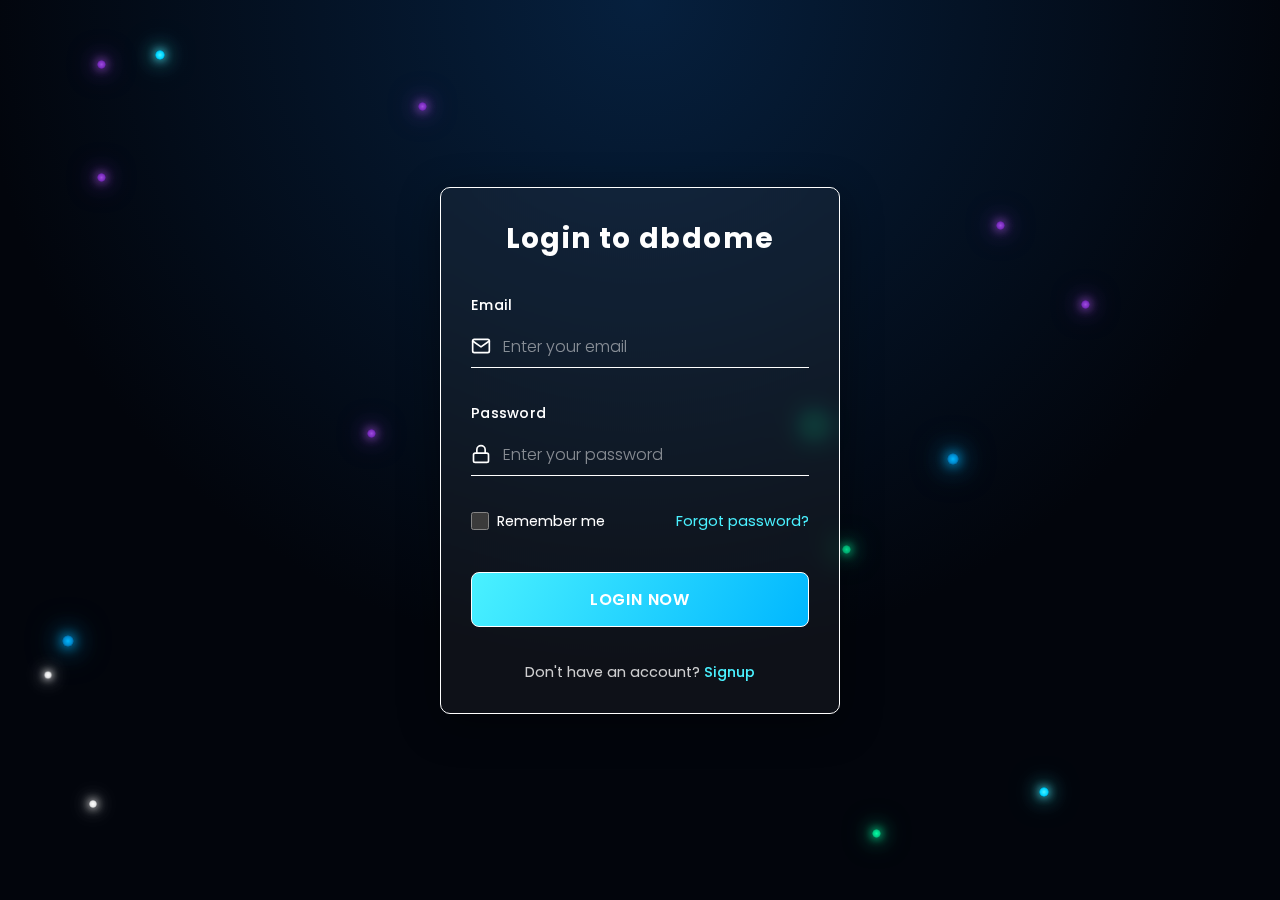
<file: assets/decisionTree-sparkles/index.html>
<!DOCTYPE html>
<html lang="en">
  <head>
    <meta charset="UTF-8" />
    <meta name="viewport" content="width=device-width, initial-scale=1.0" />
    <title>Decision Tree Dashboard</title>
    <link rel="preconnect" href="https://fonts.googleapis.com" />
    <link rel="preconnect" href="https://fonts.gstatic.com" crossorigin />
    <link
      href="https://fonts.googleapis.com/css2?family=Poppins:wght@300;400;500;600;700&display=swap"
      rel="stylesheet"
    />
    <link rel="stylesheet" href="style.css" />
  </head>
  <body>
    <div class="sparkles-container" id="sparklesContainer"></div>
    <main class="dashboard">
      <div class="dashboard-content">
        <form class="login-form" id="loginForm" autocomplete="off">
          <h1 class="login-title">Login to dbdome</h1>
          
          <div class="form-field">
            <label for="email" class="field-label">Email</label>
            <div class="input-wrapper">
              <svg class="input-icon" xmlns="http://www.w3.org/2000/svg" width="20" height="20" viewBox="0 0 24 24" fill="none" stroke="currentColor" stroke-width="2" stroke-linecap="round" stroke-linejoin="round">
                <path d="M4 4h16c1.1 0 2 .9 2 2v12c0 1.1-.9 2-2 2H4c-1.1 0-2-.9-2-2V6c0-1.1.9-2 2-2z"></path>
                <polyline points="22,6 12,13 2,6"></polyline>
              </svg>
              <input
                type="email"
                id="email"
                name="email"
                class="form-input"
                placeholder="Enter your email"
                required
              />
            </div>
          </div>

          <div class="form-field">
            <label for="password" class="field-label">Password</label>
            <div class="input-wrapper">
              <svg class="input-icon" xmlns="http://www.w3.org/2000/svg" width="20" height="20" viewBox="0 0 24 24" fill="none" stroke="currentColor" stroke-width="2" stroke-linecap="round" stroke-linejoin="round">
                <rect x="3" y="11" width="18" height="11" rx="2" ry="2"></rect>
                <path d="M7 11V7a5 5 0 0 1 10 0v4"></path>
              </svg>
              <input
                type="password"
                id="password"
                name="password"
                class="form-input"
                placeholder="Enter your password"
                required
              />
            </div>
          </div>

          <div class="form-options">
            <label class="checkbox-wrapper">
              <input type="checkbox" id="remember" name="remember" class="checkbox-input" />
              <span class="checkbox-label">Remember me</span>
            </label>
            <a href="#" class="forgot-link">Forgot password?</a>
          </div>

          <button type="submit" class="login-btn">Login Now</button>

          <div class="signup-link">
            <span>Don't have an account? </span>
            <a href="#" class="signup-link-text">Signup</a>
          </div>
        </form>
      </div>
    </main>
    <script src="script.js"></script>
  </body>
</html>
</file>
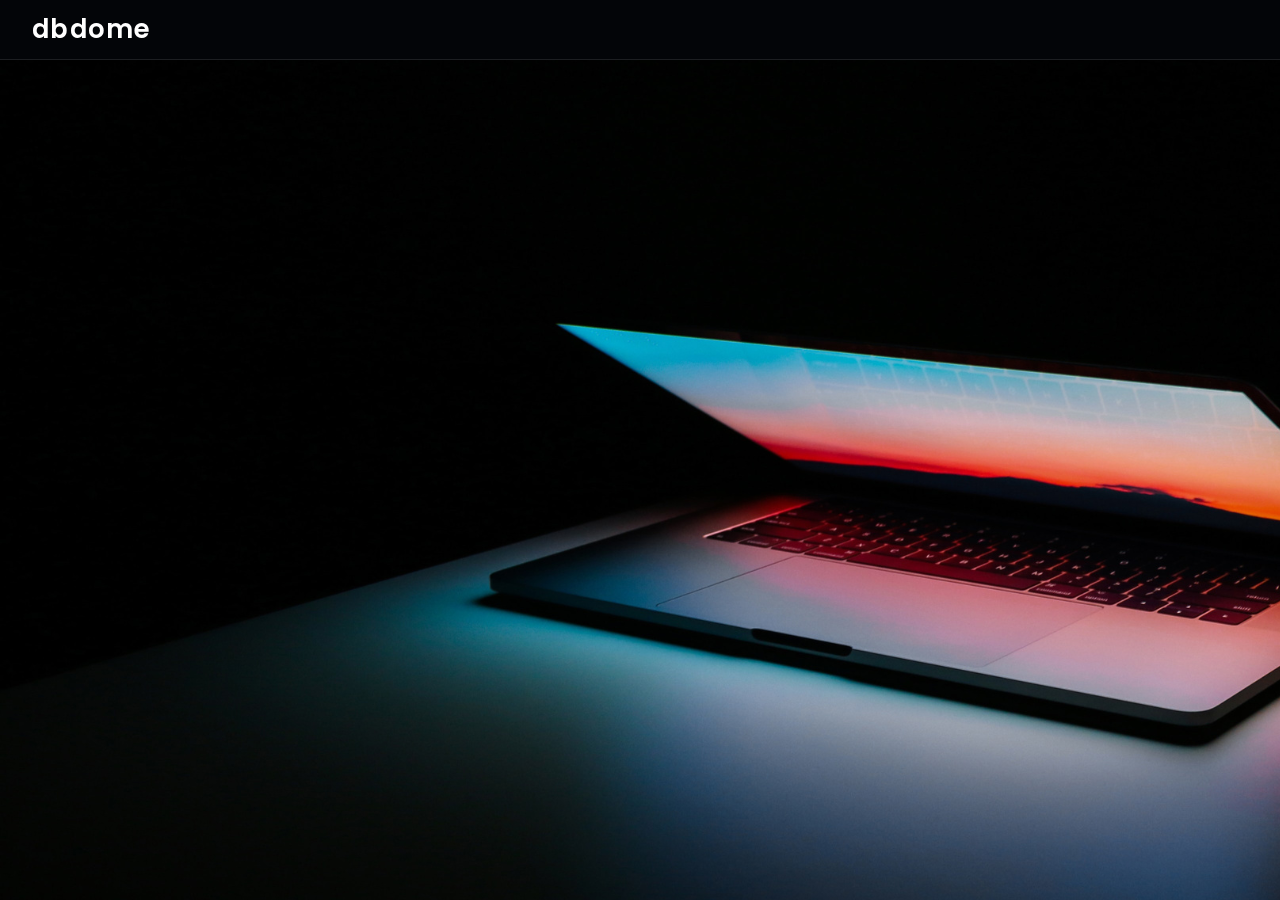
<file: assets/ProcessesForm/index.html>
<!DOCTYPE html>
<html lang="en">
  <head>
    <meta charset="UTF-8" />
    <meta name="viewport" content="width=device-width, initial-scale=1.0" />
    <title>Processes</title>
    <link rel="preconnect" href="https://fonts.googleapis.com" />
    <link rel="preconnect" href="https://fonts.gstatic.com" crossorigin />
    <link
      href="https://fonts.googleapis.com/css2?family=Poppins:wght@400;600;700&display=swap"
      rel="stylesheet"
    />
    <link rel="stylesheet" href="style.css" />
  </head>
  <body>
    <header class="app-header">
      <div class="brand">dbdome</div>
    </header>
    <main class="form-shell">
      <div class="process-sparkles" id="processSparkles"></div>
      <form class="processes-form" id="processesForm">
        <h1 class="form-title">Processes</h1>

        <div class="field-group">
          <label for="process-name" class="field-label">Processes Name</label>
          <select id="process-name" name="process-name" required>
            <option value="" disabled selected>Select Processes Name</option>
            <option value="export_nested_report_operation">export_nested_report_operation</option>
            <option value="metrics_advisories">metrics_advisories</option>
            <option value="metrics_category_definitions">metrics_category_definitions</option>
            <option value="process_json_to_home_db">process_json_to_home_db</option>
            <option value="save_mail">save_mail</option>
            <option value="save_servers">save_servers</option>
            <option value="widget_dashboard_json_export">widget_dashboard_json_export</option>
          </select>
        </div>

        <div class="field-group">
          <label class="field-label">Active</label>
          <div class="checkbox-field">
            <span class="checkbox-placeholder">Select Active</span>
            <label class="checkbox-option">
              <input type="checkbox" name="active" value="true" />
              <span>True</span>
            </label>
            <label class="checkbox-option">
              <input type="checkbox" name="active" value="false" />
              <span>False</span>
            </label>
          </div>
        </div>

        <div class="field-group">
          <label for="interval" class="field-label">Interval</label>
          <select id="interval" name="interval" required>
            <option value="" disabled selected>Select Interval</option>
            <option value="10">10</option>
            <option value="60">60</option>
          </select>
        </div>

        <button type="submit" class="primary-btn" id="deployBtn">
          Deploy the Processes
        </button>
      </form>
      <div class="process-success" id="processSuccess">
        <p class="process-success-text">
          The process has been successfully sent
        </p>
      </div>
    </main>
    <script>
      const processesForm = document.getElementById("processesForm");
      const deployBtn = document.getElementById("deployBtn");
      const sparklesContainer = document.getElementById("processSparkles");
      const successPopup = document.getElementById("processSuccess");

      // Ensure only one Active checkbox is selected at a time
      const activeCheckboxes = document.querySelectorAll(
        '.checkbox-field input[type="checkbox"]'
      );
      activeCheckboxes.forEach((checkbox) => {
        checkbox.addEventListener("change", () => {
          if (checkbox.checked) {
            activeCheckboxes.forEach((other) => {
              if (other !== checkbox) {
                other.checked = false;
              }
            });
          }
        });
      });

      function createSparkle(x, y, color, delay) {
        const sparkle = document.createElement("div");
        sparkle.className = `process-sparkle ${color}`;

        sparkle.style.left = `${x}%`;
        sparkle.style.top = `${y}%`;
        sparkle.style.animationDelay = `${delay}s`;

        sparklesContainer.appendChild(sparkle);

        setTimeout(() => {
          if (sparkle.parentNode) {
            sparkle.parentNode.removeChild(sparkle);
          }
        }, 2500);
      }

      function emitSparkles() {
        const rect = processesForm.getBoundingClientRect();
        const centerX = ((rect.left + rect.width / 2) / window.innerWidth) * 100;
        const centerY =
          ((rect.top + rect.height / 2) / window.innerHeight) * 100;

        const count = 35;
        for (let i = 0; i < count; i++) {
          const offsetX = (Math.random() - 0.5) * 20;
          const offsetY = (Math.random() - 0.5) * 10;
          const x = centerX + offsetX;
          const y = centerY + offsetY;
          const color = Math.random() > 0.5 ? "cyan" : "white";
          const delay = Math.random() * 0.3;
          createSparkle(x, y, color, delay);
        }
      }

      if (deployBtn && processesForm) {
        deployBtn.addEventListener("click", (e) => {
          e.preventDefault();

          if (!processesForm.checkValidity()) {
            processesForm.reportValidity();
            return;
          }

          // Start exit animation
          processesForm.classList.add("exiting");

          // Emit sparkles
          emitSparkles();

          // Show success popup slightly after animation begins
          setTimeout(() => {
            successPopup.classList.add("show");

            // After visible for a while, fade it out
            setTimeout(() => {
              successPopup.classList.add("exit");
            }, 2500);
          }, 400);
        });
      }
    </script>
  </body>
</html>
</file>
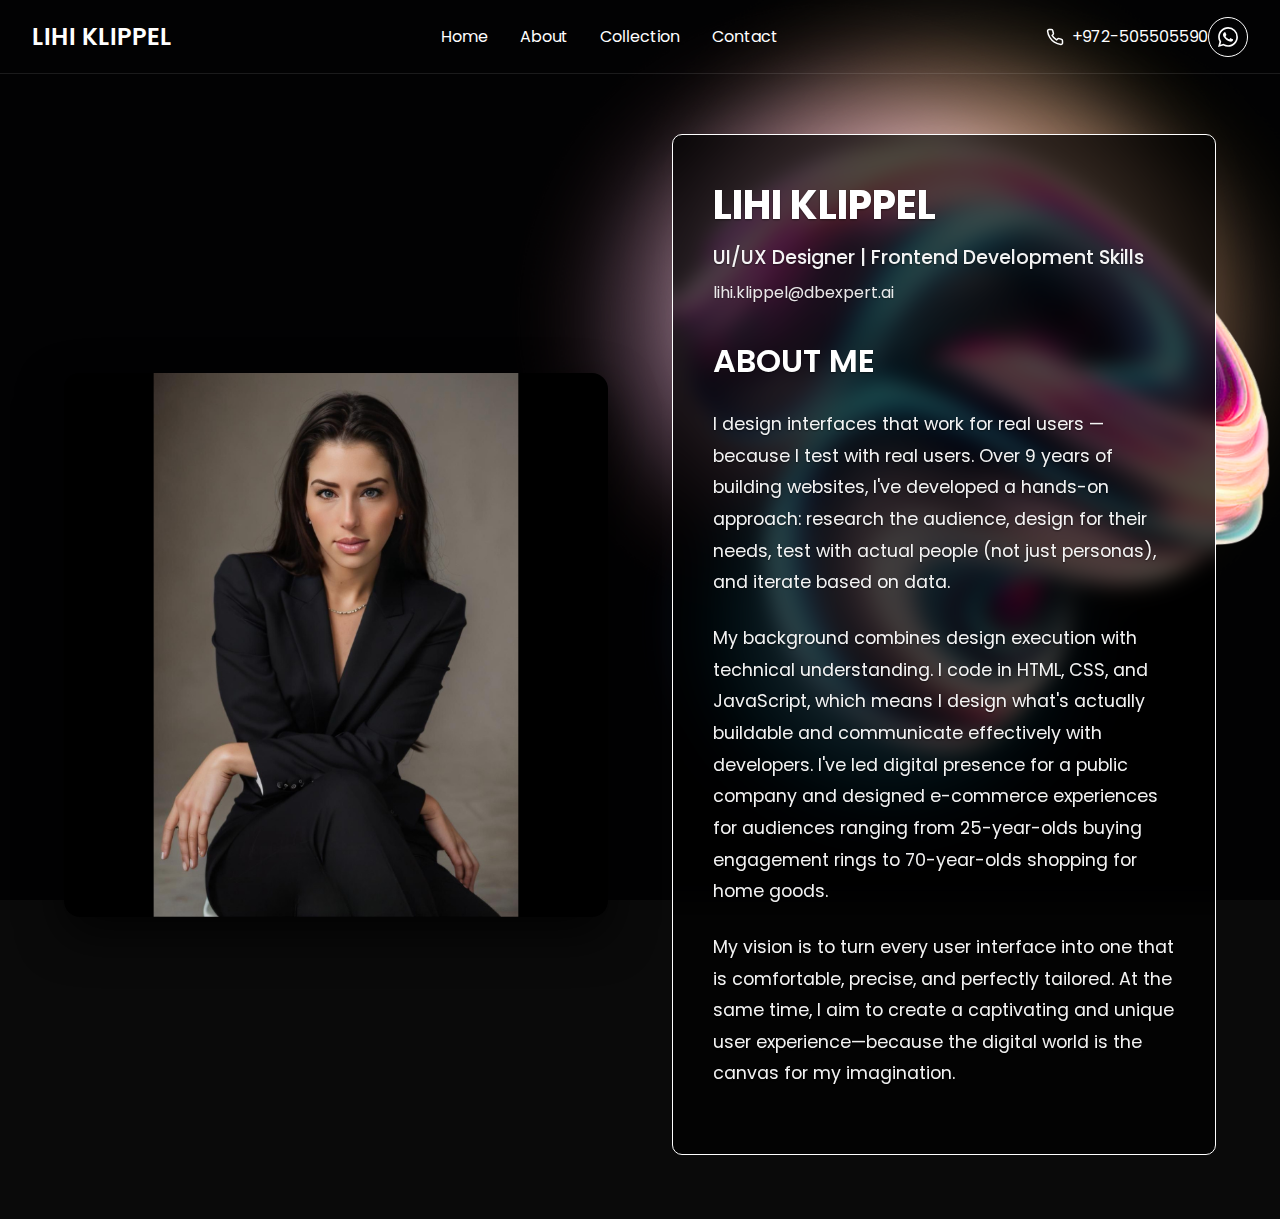
<file: about.html>
<!DOCTYPE html>
<html lang="en">
<head>
    <meta charset="UTF-8">
    <meta name="viewport" content="width=device-width, initial-scale=1.0">
    <title>LIHI KLIPPEL - About</title>
    <link rel="stylesheet" href="style.css">
    <link rel="preconnect" href="https://fonts.googleapis.com">
    <link rel="preconnect" href="https://fonts.gstatic.com" crossorigin>
    <link href="https://fonts.googleapis.com/css2?family=Poppins:wght@400;500;600;700&display=swap" rel="stylesheet">
</head>
<body class="about-page">
    <header class="site-header">
        <div class="logo">
            <span class="logo-text">LIHI KLIPPEL</span>
        </div>
        <nav class="nav">
            <a href="index.html" class="nav-item">Home</a>
            <a href="about.html" class="nav-item">About</a>
            <a href="index.html#collectionSection" class="nav-item">Collection</a>
            <a href="index.html#contactPageSection" class="nav-item">Contact</a>
        </nav>
        <div class="header-phone">
            <svg class="phone-icon" width="18" height="18" viewBox="0 0 24 24" fill="none" xmlns="http://www.w3.org/2000/svg">
                <path d="M22 16.92v3a2 2 0 0 1-2.18 2 19.79 19.79 0 0 1-8.63-3.07 19.5 19.5 0 0 1-6-6 19.79 19.79 0 0 1-3.07-8.67A2 2 0 0 1 4.11 2h3a2 2 0 0 1 2 1.72 12.84 12.84 0 0 0 .7 2.81 2 2 0 0 1-.45 2.11L8.09 9.91a16 16 0 0 0 6 6l1.27-1.27a2 2 0 0 1 2.11-.45 12.84 12.84 0 0 0 2.81.7A2 2 0 0 1 22 16.92z" stroke="currentColor" stroke-width="2" stroke-linecap="round" stroke-linejoin="round" fill="none"/>
            </svg>
            <a href="tel:+972505505590" class="phone-number">+972-505505590</a>
        </div>
        <a href="https://wa.link/546okb" target="_blank" rel="noopener noreferrer" class="whatsapp-icon" aria-label="WhatsApp">
            <svg width="24" height="24" viewBox="0 0 24 24" fill="none" xmlns="http://www.w3.org/2000/svg">
                <path d="M17.472 14.382c-.297-.149-1.758-.867-2.03-.967-.273-.099-.471-.148-.67.15-.197.297-.767.966-.94 1.164-.173.199-.347.223-.644.075-.297-.15-1.255-.463-2.39-1.475-.883-.788-1.48-1.761-1.653-2.059-.173-.297-.018-.458.13-.606.134-.133.298-.347.446-.52.149-.174.198-.298.298-.497.099-.198.05-.371-.025-.52-.075-.149-.669-1.612-.916-2.207-.242-.579-.487-.5-.669-.51-.173-.008-.371-.01-.57-.01-.198 0-.52.074-.792.372-.272.297-1.04 1.016-1.04 2.479 0 1.462 1.065 2.875 1.213 3.074.149.198 2.096 3.2 5.077 4.487.709.306 1.262.489 1.694.625.712.227 1.36.195 1.871.118.571-.085 1.758-.719 2.006-1.413.248-.694.248-1.289.173-1.413-.074-.124-.272-.198-.57-.347m-5.421 7.403h-.004a9.87 9.87 0 01-5.031-1.378l-.361-.214-3.741.982.998-3.648-.235-.374a9.86 9.86 0 01-1.51-5.26c.001-5.45 4.436-9.884 9.888-9.884 2.64 0 5.122 1.03 6.988 2.898a9.825 9.825 0 012.893 6.994c-.003 5.45-4.437 9.884-9.885 9.884m8.413-18.297A11.815 11.815 0 0012.05 0C5.495 0 .16 5.335.157 11.892c0 2.096.547 4.142 1.588 5.945L.057 24l6.305-1.654a11.882 11.882 0 005.683 1.448h.005c6.554 0 11.89-5.335 11.893-11.893a11.821 11.821 0 00-3.48-8.413Z" fill="currentColor"/>
            </svg>
        </a>
    </header>
    
    <main class="about-page-container">
        <div class="about-left">
            <img src="images/lihi.png" alt="Lihi Klippel" class="about-image">
        </div>
        <div class="about-right">
            <div class="about-content">
                <h1 class="about-name">LIHI KLIPPEL</h1>
                <p class="about-title">UI/UX Designer | Frontend Development Skills</p>
                <p class="about-email">lihi.klippel@dbexpert.ai</p>
                
                <h1 class="about-heading">ABOUT ME</h1>
                
                <p class="about-text">
                    I design interfaces that work for real users — because I test with real users. Over 9 years of building websites, I've developed a hands-on approach: research the audience, design for their needs, test with actual people (not just personas), and iterate based on data.
                </p>
                
                <p class="about-text">
                    My background combines design execution with technical understanding. I code in HTML, CSS, and JavaScript, which means I design what's actually buildable and communicate effectively with developers. I've led digital presence for a public company and designed e-commerce experiences for audiences ranging from 25-year-olds buying engagement rings to 70-year-olds shopping for home goods.
                </p>
                
                <p class="about-text">
                    My vision is to turn every user interface into one that is comfortable, precise, and perfectly tailored. At the same time, I aim to create a captivating and unique user experience—because the digital world is the canvas for my imagination.
                </p>
            </div>
        </div>
    </main>
</body>
</html>
</file>
<file: assets/decisionTree-sparkles/style.css>
:root {
  color-scheme: dark;
  font-family: "Poppins", sans-serif;
  --white: #ffffff;
  --blue: #00b7ff;
  --cyan: #4af1ff;
  --dark-bg: #02050c;
  --card-bg: rgba(255, 255, 255, 0.05);
  --login-bg: rgba(255, 255, 255, 0.05);
}

*,
*::before,
*::after {
  box-sizing: border-box;
  margin: 0;
  padding: 0;
}

body {
  margin: 0;
  min-height: 100vh;
  width: 100%;
  overflow-x: hidden;
  background: radial-gradient(circle at top, #06203e, var(--dark-bg) 60%);
  color: var(--white);
  font-family: "Poppins", sans-serif;
  position: relative;
}

.sparkles-container {
  position: fixed;
  top: 0;
  left: 0;
  width: 100vw;
  height: 100vh;
  pointer-events: none;
  z-index: 1;
  overflow: hidden;
}

.sparkle {
  position: absolute;
  border-radius: 50%;
  pointer-events: none;
  will-change: transform, opacity;
  transform-origin: center center;
  animation: sparkleFloat 8s ease-in-out infinite, sparkleGlow 2s ease-in-out infinite;
  --random-x: 0px;
  --random-y: 0px;
  --random-delay: 0s;
  animation-delay: var(--random-delay);
}

.sparkle.blue {
  background: radial-gradient(circle, #00b7ff 0%, #0088cc 50%, transparent 100%);
  box-shadow: 0 0 12px #00b7ff, 0 0 24px #00b7ff, 0 0 36px rgba(0, 183, 255, 0.6);
  width: 12px;
  height: 12px;
}

.sparkle.cyan {
  background: radial-gradient(circle, #4af1ff 0%, #00d4ff 50%, transparent 100%);
  box-shadow: 0 0 10px #4af1ff, 0 0 20px #4af1ff, 0 0 30px rgba(74, 241, 255, 0.6);
  width: 10px;
  height: 10px;
}

.sparkle.white {
  background: radial-gradient(circle, #ffffff 0%, rgba(255, 255, 255, 0.9) 50%, transparent 100%);
  box-shadow: 0 0 8px #ffffff, 0 0 16px rgba(255, 255, 255, 0.8), 0 0 24px rgba(255, 255, 255, 0.5);
  width: 8px;
  height: 8px;
}

.sparkle.purple {
  background: radial-gradient(circle, #9d4edd 0%, #7b2cbf 50%, transparent 100%);
  box-shadow: 0 0 10px #9d4edd, 0 0 20px #9d4edd, 0 0 30px rgba(157, 78, 221, 0.6);
  width: 9px;
  height: 9px;
}

.sparkle.green {
  background: radial-gradient(circle, #06ffa5 0%, #00cc84 50%, transparent 100%);
  box-shadow: 0 0 10px #06ffa5, 0 0 20px #06ffa5, 0 0 30px rgba(6, 255, 165, 0.6);
  width: 9px;
  height: 9px;
}

@keyframes sparkleFloat {
  0% {
    opacity: 0.3;
    transform: translate(calc(var(--random-x) * 0), calc(var(--random-y) * 0)) scale(0.8) rotate(0deg);
  }
  25% {
    opacity: 1;
    transform: translate(calc(var(--random-x) * 0.25), calc(var(--random-y) * 0.25)) scale(1.1) rotate(90deg);
  }
  50% {
    opacity: 0.9;
    transform: translate(calc(var(--random-x) * 0.5), calc(var(--random-y) * 0.5)) scale(1.2) rotate(180deg);
  }
  75% {
    opacity: 0.8;
    transform: translate(calc(var(--random-x) * 0.75), calc(var(--random-y) * 0.75)) scale(1.1) rotate(270deg);
  }
  100% {
    opacity: 0.3;
    transform: translate(calc(var(--random-x) * 1), calc(var(--random-y) * 1)) scale(0.8) rotate(360deg);
  }
}

@keyframes sparkleGlow {
  0%, 100% {
    filter: brightness(1) drop-shadow(0 0 6px currentColor);
  }
  25% {
    filter: brightness(1.4) drop-shadow(0 0 10px currentColor);
  }
  50% {
    filter: brightness(1.8) drop-shadow(0 0 14px currentColor);
  }
  75% {
    filter: brightness(1.4) drop-shadow(0 0 10px currentColor);
  }
}

.dashboard {
  position: relative;
  z-index: 10;
  min-height: 100vh;
  width: 100%;
  display: flex;
  flex-direction: column;
  align-items: center;
  justify-content: center;
  padding: 2rem;
}

.dashboard-header {
  text-align: center;
  margin-bottom: 3rem;
  z-index: 10;
}

.dashboard-title {
  font-size: 3rem;
  font-weight: 700;
  letter-spacing: 0.05em;
  text-transform: uppercase;
  color: var(--white);
  text-shadow: 0 2px 12px rgba(0, 0, 0, 0.5);
  margin-bottom: 0.5rem;
}

.dashboard-subtitle {
  font-size: 1.2rem;
  font-weight: 400;
  color: rgba(255, 255, 255, 0.8);
  letter-spacing: 0.1em;
}

.dashboard-content {
  width: 100%;
  max-width: 1200px;
  display: flex;
  flex-direction: column;
  align-items: center;
  justify-content: center;
  gap: 2rem;
  z-index: 10;
}

.content-card {
  background-color: var(--card-bg);
  backdrop-filter: blur(16px);
  -webkit-backdrop-filter: blur(16px);
  border: 1px solid rgba(255, 255, 255, 0.2);
  border-radius: 12px;
  padding: 2rem;
  box-shadow: 0 10px 40px rgba(0, 0, 0, 0.3);
}

.content-card h2 {
  font-size: 1.5rem;
  font-weight: 600;
  color: var(--white);
  margin-bottom: 1rem;
  letter-spacing: 0.05em;
}

.content-card p {
  font-size: 1rem;
  font-weight: 400;
  color: rgba(255, 255, 255, 0.8);
  line-height: 1.6;
}

@media (max-width: 768px) {
  .dashboard {
    padding: 1.5rem;
    padding-top: 3rem;
  }

  .dashboard-title {
    font-size: 2rem;
  }

  .dashboard-subtitle {
    font-size: 1rem;
  }

  .content-card {
    padding: 1.5rem;
  }

  .content-card h2 {
    font-size: 1.25rem;
  }

  .content-card p {
    font-size: 0.9rem;
  }
}

@media (max-width: 480px) {
  .dashboard {
    padding: 1rem;
    padding-top: 2rem;
  }

  .dashboard-title {
    font-size: 1.5rem;
  }

  .dashboard-subtitle {
    font-size: 0.9rem;
  }

  .content-card {
    padding: 1rem;
  }
}

/* Login Form Styles */
.login-form {
  width: 400px;
  min-height: 400px;
  height: auto;
  padding: 30px;
  background-color: var(--login-bg);
  backdrop-filter: blur(12px);
  -webkit-backdrop-filter: blur(12px);
  border: 1px solid var(--white);
  border-radius: 10px;
  display: flex;
  flex-direction: column;
  gap: 15px;
  box-shadow: 0 10px 40px rgba(0, 0, 0, 0.4);
  font-family: "Poppins", sans-serif;
  z-index: 10;
}

.login-title {
  font-size: 1.75rem;
  font-weight: 700;
  color: var(--white);
  text-align: center;
  margin: 0;
  margin-bottom: 10px;
  letter-spacing: 0.05em;
  font-family: "Poppins", sans-serif;
}

.form-field {
  display: flex;
  flex-direction: column;
  gap: 8px;
  margin: 10px 0;
}

.field-label {
  font-size: 0.9rem;
  font-weight: 500;
  color: var(--white);
  font-family: "Poppins", sans-serif;
  letter-spacing: 0.02em;
}

.input-wrapper {
  position: relative;
  display: flex;
  align-items: center;
}

.input-icon {
  position: absolute;
  left: 0;
  color: var(--white);
  width: 20px;
  height: 20px;
  z-index: 1;
  pointer-events: none;
}

.form-input {
  width: 100%;
  background: transparent;
  border: none;
  border-bottom: 1px solid var(--white);
  padding: 10px 4px 8px 32px;
  font-size: 1rem;
  font-weight: 400;
  color: var(--white);
  border-radius: 0;
  outline: none;
  transition: border-bottom-color 0.3s ease;
  font-family: "Poppins", sans-serif;
}

.form-input::placeholder {
  color: rgba(255, 255, 255, 0.5);
  font-family: "Poppins", sans-serif;
  font-weight: 300;
}

.form-input:focus {
  border-bottom-color: var(--cyan);
}

.form-input:focus + .input-icon,
.input-wrapper:focus-within .input-icon {
  color: var(--cyan);
}

.form-options {
  display: flex;
  justify-content: space-between;
  align-items: center;
  margin: 10px 0;
  font-family: "Poppins", sans-serif;
}

.checkbox-wrapper {
  display: flex;
  align-items: center;
  gap: 8px;
  cursor: pointer;
  user-select: none;
}

.checkbox-input {
  width: 18px;
  height: 18px;
  cursor: pointer;
  accent-color: var(--cyan);
  border: 1px solid var(--white);
  border-radius: 3px;
}

.checkbox-label {
  font-size: 0.9rem;
  font-weight: 400;
  color: var(--white);
  font-family: "Poppins", sans-serif;
}

.forgot-link {
  font-size: 0.9rem;
  font-weight: 400;
  color: var(--cyan);
  text-decoration: none;
  font-family: "Poppins", sans-serif;
  transition: color 0.3s ease, text-decoration 0.3s ease;
}

.forgot-link:hover {
  color: var(--white);
  text-decoration: underline;
}

.login-btn {
  width: 100%;
  padding: 14px 24px;
  margin: 15px 0;
  background: linear-gradient(120deg, var(--cyan), var(--blue));
  border: 1px solid var(--white);
  border-radius: 8px;
  color: var(--white);
  font-size: 1rem;
  font-weight: 600;
  font-family: "Poppins", sans-serif;
  cursor: pointer;
  transition: all 0.3s ease;
  text-transform: uppercase;
  letter-spacing: 0.05em;
}

.login-btn:hover {
  background: rgba(255, 255, 255, 0.05);
  backdrop-filter: blur(12px);
  -webkit-backdrop-filter: blur(12px);
  border-color: var(--white);
  box-shadow: 0 0 20px rgba(255, 255, 255, 0.3), 0 0 40px rgba(255, 255, 255, 0.1);
}

.login-btn:active {
  transform: translateY(1px);
}

.signup-link {
  text-align: center;
  margin-top: 5px;
  font-size: 0.9rem;
  font-weight: 400;
  color: rgba(255, 255, 255, 0.8);
  font-family: "Poppins", sans-serif;
}

.signup-link-text {
  color: var(--cyan);
  text-decoration: none;
  font-weight: 500;
  transition: color 0.3s ease, text-decoration 0.3s ease;
}

.signup-link-text:hover {
  color: var(--white);
  text-decoration: underline;
}

@media (max-width: 768px) {
  .login-form {
    width: 90%;
    max-width: 400px;
    height: auto;
    min-height: 400px;
    padding: 25px;
  }

  .login-title {
    font-size: 1.5rem;
  }

  .form-field {
    margin: 8px 0;
  }
}

@media (max-width: 480px) {
  .login-form {
    width: 95%;
    padding: 20px;
  }

  .login-title {
    font-size: 1.25rem;
  }

  .form-input {
    font-size: 0.9rem;
  }

  .form-options {
    flex-direction: column;
    align-items: flex-start;
    gap: 10px;
  }

  .forgot-link {
    align-self: flex-end;
  }
}
</file>
<file: assets/ProcessesForm/style.css>
:root {
  font-family: "Poppins", sans-serif;
  color: #fff;
  background-color: #05070d;
}

*,
*::before,
*::after {
  box-sizing: border-box;
}

body {
  margin: 0;
  min-height: 100vh;
  background: radial-gradient(circle at top, #111c2f, #05070d 70%);
  color: inherit;
  background-image: url(../../images/computer22.png);
}

.form-shell {
  width: 100%;
  min-height: calc(100vh - 70px);
  display: flex;
  align-items: center;
  justify-content: center;
  padding: 2rem 1rem 3rem;
}

.processes-form {
  width: 500px;
  height: 500px;
  margin-top: 10px;
  padding: 24px 28px;
  display: flex;
  flex-direction: column;
  gap: 18px;
  background: rgba(5, 7, 13, 0.45);
  border: 1px solid rgba(255, 255, 255, 0.35);
  border-radius: 16px;
  backdrop-filter: blur(14px);
  box-shadow: 0 15px 45px rgba(0, 0, 0, 0.4);
  opacity: 0;
  transform: translateY(40px);
  animation: processesEntry 0.8s cubic-bezier(0.25, 0.46, 0.45, 0.94) forwards;
}

.form-title {
  margin: 0;
  font-size: 1.8rem;
  font-weight: 600;
  color: #ffffff;
  letter-spacing: 0.06em;
}

.field-group {
  display: flex;
  flex-direction: column;
  gap: 10px;
}

.field-label {
  font-size: 0.95rem;
  font-weight: 500;
  letter-spacing: 0.04em;
  color: rgba(255, 255, 255, 0.9);
}

.processes-form select {
  width: 100%;
  padding: 12px 16px;
  border: 1px solid rgba(255, 255, 255, 0.35);
  border-radius: 10px;
  background: transparent;
  color: #ffffff;
  font-size: 0.95rem;
  font-family: "Poppins", sans-serif;
  appearance: none;
  outline: none;
  transition: border-color 0.2s ease, box-shadow 0.2s ease;
}

.processes-form select:focus {
  border-color: #4af1ff;
  box-shadow: 0 0 0 2px rgba(74, 241, 255, 0.2);
}

.processes-form select option {
  color: #05070d;
}

.checkbox-field {
  display: flex;
  align-items: center;
  flex-wrap: wrap;
  gap: 14px;
  padding: 12px 16px;
  border: 1px solid rgba(255, 255, 255, 0.35);
  border-radius: 10px;
  background: transparent;
}

.checkbox-placeholder {
  font-size: 0.85rem;
  color: rgba(255, 255, 255, 0.6);
  margin-right: auto;
}

.checkbox-option {
  display: flex;
  align-items: center;
  gap: 6px;
  color: rgba(255, 255, 255, 0.85);
  font-size: 0.9rem;
  cursor: pointer;
}

.checkbox-option input {
  width: 16px;
  height: 16px;
  accent-color: #4af1ff;
  cursor: pointer;
}

.primary-btn {
  margin-top: auto;
  padding: 14px 18px;
  border: 1px solid rgba(255, 255, 255, 0.5);
  border-radius: 10px;
  background: linear-gradient(120deg, #4af1ff, #00b7ff);
  color: #ffffff;
  font-size: 1rem;
  font-weight: 600;
  text-transform: uppercase;
  letter-spacing: 0.05em;
  cursor: pointer;
  transition: all 0.25s ease;
}

.primary-btn:hover {
  background: rgba(255, 255, 255, 0.08);
  border-color: #ffffff;
  backdrop-filter: blur(12px);
  box-shadow: 0 0 15px rgba(255, 255, 255, 0.35), 0 0 30px rgba(74, 241, 255, 0.3);
}

.primary-btn:active {
  transform: translateY(1px);
}

/* Entry and Exit Animations */
@keyframes processesEntry {
  0% {
    opacity: 0;
    transform: translateY(40px);
  }
  100% {
    opacity: 1;
    transform: translateY(0);
  }
}

@keyframes processesExit {
  0% {
    opacity: 1;
    transform: scale(1);
  }
  100% {
    opacity: 0;
    transform: scale(0.96);
  }
}

.processes-form.exiting {
  animation: processesExit 0.9s ease-out forwards;
  pointer-events: none;
}

/* Sparkles */
.process-sparkles {
  position: absolute;
  top: 0;
  left: 0;
  width: 100%;
  height: 100%;
  pointer-events: none;
  overflow: visible;
}

.process-sparkle {
  position: absolute;
  width: 8px;
  height: 8px;
  border-radius: 50%;
  pointer-events: none;
  will-change: transform, opacity;
  animation: processSparkleFloat 2s ease-out forwards,
    processSparkleGlow 1.2s ease-in-out infinite;
}

.process-sparkle.cyan {
  background: radial-gradient(circle, #4af1ff 0%, #00d4ff 50%, transparent 100%);
  box-shadow: 0 0 8px #4af1ff, 0 0 16px #4af1ff, 0 0 24px rgba(74, 241, 255, 0.6);
}

.process-sparkle.white {
  background: radial-gradient(circle, #ffffff 0%, rgba(255, 255, 255, 0.9) 50%, transparent 100%);
  box-shadow: 0 0 6px #ffffff, 0 0 12px rgba(255, 255, 255, 0.8), 0 0 18px rgba(255, 255, 255, 0.5);
}

@keyframes processSparkleFloat {
  0% {
    opacity: 1;
    transform: translate(-50%, 0) scale(1);
  }
  50% {
    opacity: 0.8;
    transform: translate(-40%, -60px) scale(1.1);
  }
  100% {
    opacity: 0;
    transform: translate(-30%, -120px) scale(0.8);
  }
}

@keyframes processSparkleGlow {
  0%,
  100% {
    filter: brightness(1);
  }
  50% {
    filter: brightness(1.6);
  }
}

/* Success Popup */
.process-success {
  position: fixed;
  top: 50%;
  left: 50%;
  transform: translate(-50%, -50%) scale(0.6);
  min-width: 320px;
  max-width: 420px;
  padding: 22px 28px;
  background: rgba(5, 7, 13, 0.7);
  border: 1px solid rgba(255, 255, 255, 0.6);
  border-radius: 14px;
  backdrop-filter: blur(16px);
  box-shadow: 0 12px 40px rgba(0, 0, 0, 0.6);
  opacity: 0;
  pointer-events: none;
}

.process-success-text {
  margin: 0;
  font-size: 1.1rem;
  font-weight: 500;
  color: #ffffff;
  text-align: center;
  letter-spacing: 0.03em;
}

.process-success.show {
  animation: processSuccessIn 0.8s cubic-bezier(0.34, 1.56, 0.64, 1) forwards;
}

.process-success.exit {
  animation: processSuccessOut 1.1s ease-out forwards;
}

@keyframes processSuccessIn {
  0% {
    opacity: 0;
    transform: translate(-50%, -50%) scale(0.6);
  }
  100% {
    opacity: 1;
    transform: translate(-50%, -50%) scale(1);
  }
}

@keyframes processSuccessOut {
  0% {
    opacity: 1;
    transform: translate(-50%, -50%) scale(1);
  }
  100% {
    opacity: 0;
    transform: translate(-50%, -60%) scale(0.96);
  }
}

@media (max-width: 600px) {
  .form-shell {
    padding: 1.5rem 1rem 3rem;
  }

  .processes-form {
    width: 100%;
    max-width: 500px;
    height: auto;
    padding: 20px;
  }
}

.app-header {
  width: 100%;
  padding: 10px 2rem;
  display: flex;
  align-items: center;
  justify-content: flex-start;
  background: rgba(5, 7, 13, 0.65);
  backdrop-filter: blur(8px);
  border-bottom: 1px solid rgba(255, 255, 255, 0.1);
}

.brand {
  font-size: 1.6rem;
  font-weight: 600;
  letter-spacing: 0.05em;
  color: #ffffff;
  text-transform: lowercase;
}

@media (max-width: 600px) {
  .app-header {
    padding: 10px 1rem;
  }

  .brand {
    font-size: 1.3rem;
  }
}
</file>
<file: style.css>
* {
    margin: 0;
    padding: 0;
    box-sizing: border-box;
}

body {
    font-family: system-ui, -apple-system, BlinkMacSystemFont, 'Segoe UI', Roboto, Oxygen, Ubuntu, Cantarell, sans-serif;
    background-color: #0a0a0a;
    background-image: url('images/Shablul.png');
    background-size: cover;
    background-position: center;
    background-repeat: no-repeat;
    background-attachment: fixed;
    min-height: 100vh;
    color: #ffffff;
    padding-top: 70px;
    padding-left: 50px;
    overflow-x: hidden;
}

/* Mobile-first base styles */
@media (max-width: 768px) {
    body {
        padding-left: 0;
        padding-right: 0;
    }

    /* Prevent horizontal overflow */
    * {
        max-width: 100%;
    }

    img {
        max-width: 100%;
        height: auto;
    }

    /* Ensure all containers respect viewport */
    .main-container,
    .collection-section,
    .about-page-section,
    .contact-page-section,
    .applications-page-section {
        width: 100%;
        overflow-x: hidden;
    }
}

@media (max-width: 480px) {
    body {
        padding-left: 0;
        padding-right: 0;
    }

    /* Additional overflow prevention for small screens */
    html, body {
        overflow-x: hidden;
        width: 100%;
    }
}

body.collection-view {
    background-image: none;
    background-color: #000000;
}

.main-container {
    display: flex;
    width: 100%;
    min-height: calc(100vh - 70px);
    height: calc(100vh - 70px);
}

.left-section {
    flex: 1;
    display: flex;
    flex-direction: column;
    align-items: center;
    justify-content: center;
    padding: 2rem;
    min-height: calc(100vh - 70px);
    position: relative;
}

.left-content {
    max-width: 600px;
    width: 100%;
    display: flex;
    flex-direction: column;
    align-items: flex-start;
    justify-content: center;
    text-align: left;
    flex: 1;
}

.left-content-top {
    display: flex;
    flex-direction: column;
    align-items: flex-start;
    width: 100%;
}

.left-section h1 {
    font-size: 50px;
    text-transform: uppercase;
    color: #ffffff;
    text-align: left;
    line-height: 1.2;
    font-weight: 600;
    text-shadow: 0 2px 10px rgba(0, 0, 0, 0.5);
    margin-bottom: 1.5rem;
}

.left-section p {
    font-size: 20px;
    color: #ffffff;
    text-align: left;
    line-height: 1.6;
    font-weight: 400;
    text-shadow: 0 2px 8px rgba(0, 0, 0, 0.5);
    margin: 0 0 2rem 0;
}

.shine-button {
    padding: 0.75rem 2rem;
    background: transparent;
    color: #ffffff;
    border: 1px solid #ffffff;
    border-radius: 10px;
    font-size: 1rem;
    font-weight: 500;
    cursor: pointer;
    transition: all 0.4s ease;
    font-family: inherit;
    text-align: center;
    display: inline-block;
    box-shadow: 0 0 0 rgba(255, 20, 147, 0), 0 0 0 rgba(0, 255, 255, 0), 0 0 0 rgba(255, 255, 255, 0);
}

.shine-button:hover {
    box-shadow: 
        0 0 15px rgba(255, 255, 255, 0.8),

        0 0 35px rgba(190, 255, 255, 0.7),
        0 0 45px rgb(255, 255, 255),
        0 0 20px rgba(255, 255, 255, 0.6),
        0 0 30px rgba(255, 255, 255, 0.4);
    border-color: rgba(255, 255, 255, 0.9);
    transform: translateY(-2px);
}

.shine-button:active {
    transform: translateY(0);
}

.social-buttons {
    display: flex;
    flex-direction: row;
    gap: 1rem;
    align-items: center;
    justify-content: flex-start;
    position: absolute;
    bottom: 2rem;
    left: calc(2rem - 10px); /* moved 10px to the left */
    flex-shrink: 0;
}

.social-button {
    width: 50px;
    height: 50px;
    border-radius: 50%;
    background-color: #000000;
    display: flex;
    align-items: center;
    justify-content: center;
    text-decoration: none;
    transition: all 0.3s ease;
    flex-shrink: 0;
}

.social-button svg {
    width: 24px;
    height: 24px;
    color: #ffffff;
    fill: #ffffff;
}

.social-button:hover {
    transform: translateY(-3px);
    box-shadow: 0 4px 12px rgba(255, 255, 255, 0.3);
    background-color: rgba(0, 0, 0, 0.8);
}

.social-button:active {
    transform: translateY(-1px);
}

.right-section {
    flex: 1;
    padding: 2rem;
}

/* Collection (Portfolio) Section */
.collection-section {
    width: 100%;
    min-height: calc(100vh - 70px);
    padding: 2rem 3rem;
    box-sizing: border-box;
    will-change: transform; /* smoother scroll-based transforms */
}

/* Hide collection sections by default, show only in collection view */
body:not(.collection-view) .collection-section {
    display: none;
}

body.collection-view .collection-section {
    display: block;
    margin-top: 25px;
    margin-bottom: 25px; /* 25px + 25px = 50px בין כל שני סקשנים */
}

/* About Section (one-page integration) */
.about-page-section {
    display: none;
    width: 100%;
    min-height: calc(100vh - 70px);
    padding: 2rem;
    box-sizing: border-box;
}

body.about-view .about-page-section {
    display: block;
}

/* Applications Page Section */
.applications-page-section {
    display: none;
    width: 100%;
    min-height: calc(100vh - 70px);
    padding: 2rem;
    box-sizing: border-box;
}

body.applications-view .applications-page-section {
    display: block;
}

/* Contact Page Section */
.contact-page-section {
    display: none;
    width: 100%;
    min-height: 100vh;
    background-image: url(images/contact.png);
    background-repeat: no-repeat;
    background-size: cover;
    background-position: center;
    background-attachment: fixed;
    position: relative;
    padding: 2rem 0;
    box-sizing: border-box;
}

body.contact-view .contact-page-section {
    display: block;
}

body.contact-view .main-container,
body.contact-view .collection-section {
    display: none;
}

/* Contact page body background */
body.contact-view {
    background-image: url(images/contact.png);
    background-repeat: no-repeat;
    background-size: cover;
    background-position: center;
    background-attachment: fixed;
    background-color: #0a0a0a;
}

.contact-page-left {
    width: 50%;
    min-height: 100vh;
    display: flex;
    align-items: center;
    justify-content: center;
    padding: 2rem;
    box-sizing: border-box;
}

.contact-page-form-container {
    width: 100%;
    max-width: 400px;
    height: 460px;
    background-color: rgba(10, 10, 10, 0.4);
    backdrop-filter: blur(3px);
    border: 1px solid #ffffff;
    border-radius: 10px;
    padding: 10px;
    position: relative;
    display: flex;
    flex-direction: column;
    justify-content: center;
    align-items: center;
    animation: modalEntrance 0.8s cubic-bezier(0.25, 0.46, 0.45, 0.94) forwards;
}

.contact-page-form-container.exiting {
    animation: modalExit 1.2s cubic-bezier(0.25, 0.46, 0.45, 0.94) forwards;
}

@media (max-width: 768px) {
    .contact-page-section {
        padding: 1rem 0;
    }

    .contact-page-left {
        width: 100%;
        padding: 1rem;
    }
    
    .contact-page-form-container {
        max-width: 95%;
        width: 100%;
        height: auto;
        min-height: auto;
        padding: 1.5rem;
    }

    .contact-form h2 {
        font-size: 1.5rem;
        margin-bottom: 1.5rem;
    }

    .form-field input,
    .form-field select {
        font-size: 1rem;
        padding: 0.875rem;
        min-height: 44px; /* Touch-friendly */
    }

    .submit-button {
        min-height: 48px;
        font-size: 1rem;
        padding: 0.875rem 2rem;
    }
}

.collection-inner {
    max-width: 1200px;
    margin: 0 auto;
    display: flex;
    align-items: center;
    justify-content: center;
    gap: 3rem;
}

.collection-left,
.collection-right {
    flex: 1;
}

.collection-image {
    max-width: 100%;
    height: auto;
    display: block;
    border-radius: 16px;
    box-shadow: 0 18px 45px rgba(0, 0, 0, 0.7);
    transition: transform 0.35s ease, box-shadow 0.35s ease;
}

.collection-image-large {
    max-width: min(100%, 520px); /* roughly 200px larger on wide screens, still responsive */
}

.collection-image-forms {
    cursor: pointer;
}

.collection-image-forms:hover {
    transform: scale(1.04);
    box-shadow: 0 22px 55px rgba(0, 0, 0, 0.85);
}

.collection-image-form1,
.collection-image-form2 {
    cursor: pointer;
}

.collection-image-form1:hover,
.collection-image-form2:hover {
    transform: scale(1.04);
    box-shadow: 0 22px 55px rgba(0, 0, 0, 0.85);
}

.collection-images-column {
    display: flex;
    flex-direction: column;
    gap: 1.5rem;
    align-items: center;
}

/* Section 7 – two large images side by side */
.collection-section-two-images .collection-inner-two-images {
    align-items: stretch; /* Equal height columns */
}

.collection-image-block {
    display: flex;
    align-items: stretch;
}

.collection-image-zoom {
    width: 100%;
    height: 100%;
    object-fit: cover;
    transition: transform 0.4s ease, box-shadow 0.4s ease;
}

.collection-image-zoom:hover {
    transform: scale(1.05);
    box-shadow: 0 22px 55px rgba(0, 0, 0, 0.85);
}

/* Full-screen section with background image */
.collection-section-fullscreen {
    padding: 0 !important;
    margin: 0 !important;
    width: 100%;
    position: relative;
    min-height: 100vh;
    overflow: hidden;
    display: flex;
    align-items: center;
    justify-content: center;
}

body.collection-view .collection-section-fullscreen {
    margin-top: 0 !important;
    margin-bottom: 0 !important;
}

.collection-fullscreen {
    width: 100vw;
    height: 100vh;
    background-image: url('images/computer8.png');
    background-size: cover;
    background-position: center;
    background-repeat: no-repeat;
    margin: 0;
    padding: 0;
    display: block;
    position: relative;
    cursor: pointer;
    transition: transform 0.2s ease, box-shadow 0.2s ease;
    box-shadow: 0 10px 40px rgba(0, 0, 0, 0.3);
    border-radius: 8px;
}

.collection-fullscreen:hover {
    box-shadow: 0 15px 50px rgba(0, 0, 0, 0.4);
}

.collection-fullscreen:active,
.collection-fullscreen.pressed {
    transform: scale(0.98) translateY(2px);
    box-shadow: 0 5px 20px rgba(0, 0, 0, 0.5);
}

/* Responsive adjustments for full-screen section */
@media (max-width: 768px) {
    .collection-fullscreen {
        width: 90vw;
        height: 60vh;
        min-height: 60vh;
    }
}

@media (max-width: 480px) {
    .collection-fullscreen {
        width: 95vw;
        height: 50vh;
        min-height: 50vh;
    }
}

/* Collection image cover background */
.collection-image-cover {
    min-height: 400px;
    height: 100%;
}

.collection-image-cover-bg {
    width: 100%;
    height: 100%;
    min-height: 400px;
    background-size: cover;
    background-position: center;
    background-repeat: no-repeat;
    border-radius: 16px;
    box-shadow: 0 18px 45px rgba(0, 0, 0, 0.7);
}

/* Collection text with Poppins font */
.collection-text-poppins {
    display: flex;
    align-items: center;
    justify-content: center;
}

.collection-title-poppins {
    font-family: 'Poppins', sans-serif;
    font-size: 2.5rem;
    font-weight: 600;
    color: #ffffff;
    line-height: 1.3;
    text-shadow: 0 2px 12px rgba(0, 0, 0, 0.6);
    margin: 0;
}

/* Collection text content with Poppins font */
.collection-text-content-poppins {
    font-family: 'Poppins', sans-serif;
    color: #ffffff;
    display: flex;
    flex-direction: column;
    gap: 1.5rem;
}

.collection-text-poppins-paragraph {
    font-family: 'Poppins', sans-serif;
    font-size: 1.1rem;
    font-weight: 400;
    color: #ffffff;
    line-height: 1.8;
    margin: 0;
    text-shadow: 0 1px 4px rgba(0, 0, 0, 0.5);
}

.collection-text-poppins-list {
    font-family: 'Poppins', sans-serif;
    font-size: 1.1rem;
    font-weight: 400;
    color: #ffffff;
    line-height: 1.8;
    margin: 0;
    padding-left: 1.5rem;
    list-style-position: outside;
    text-shadow: 0 1px 4px rgba(0, 0, 0, 0.5);
}

.collection-text-poppins-list li {
    margin-bottom: 1rem;
}

.collection-text-poppins-list li:last-child {
    margin-bottom: 0;
}

.collection-text-poppins-list strong {
    font-weight: 600;
    color: #ffffff;
}

/* Centered collection section */
.collection-section-centered {
    display: flex;
    align-items: center;
    justify-content: center;
}

.collection-inner-centered {
    display: flex;
    align-items: center;
    justify-content: center;
    width: 100%;
}

.collection-center-image {
    width: 100%;
    max-width: 1200px;
    display: flex;
    align-items: center;
    justify-content: center;
}

.collection-center-image .collection-image {
    width: 100%;
    max-width: 100%;
}

/* Responsive styles for new sections */
@media (max-width: 768px) {
    .collection-image-cover-bg {
        min-height: 300px;
    }
    
    .collection-title-poppins {
        font-size: 2rem;
        text-align: center;
    }
    
    .collection-image-cover {
        min-height: 300px;
        width: 100%;
    }
    
    .collection-text-poppins {
        padding: 1rem 0;
    }
    
    /* Ensure centered section stays centered */
    .collection-inner-centered {
        flex-direction: row;
    }
    
    /* Responsive text content */
    .collection-text-content-poppins {
        gap: 1.2rem;
    }
    
    .collection-text-poppins-paragraph {
        font-size: 1rem;
    }
    
    .collection-text-poppins-list {
        font-size: 1rem;
        padding-left: 1.2rem;
    }
}

@media (max-width: 480px) {
    .collection-image-cover-bg {
        min-height: 250px;
    }
    
    .collection-title-poppins {
        font-size: 1.5rem;
        text-align: center;
    }
    
    .collection-image-cover {
        min-height: 250px;
    }
    
    .collection-text-poppins {
        padding: 1rem 0;
    }
    
    /* Responsive text content for small screens */
    .collection-text-content-poppins {
        gap: 1rem;
    }
    
    .collection-text-poppins-paragraph {
        font-size: 0.95rem;
        line-height: 1.6;
    }
    
    .collection-text-poppins-list {
        font-size: 0.95rem;
        padding-left: 1rem;
        line-height: 1.6;
    }
    
    .collection-text-poppins-list li {
        margin-bottom: 0.8rem;
    }

    /* Collection section two images - stack vertically on small screens */
    .collection-section-two-images .collection-inner-two-images {
        flex-direction: column;
        gap: 1.25rem;
    }

    .collection-image-block {
        width: 100%;
    }

    /* Fullscreen collection section - mobile optimization */
    .collection-fullscreen {
        width: 100vw;
        height: 80vh;
        margin-left: calc(-0.5rem - 50vw + 50%);
        margin-right: calc(-0.5rem - 50vw + 50%);
    }
}

.collection-image-with-button {
    display: flex;
    flex-direction: column;
    align-items: flex-start;
    gap: 1rem;
}

.collection-image-with-button .collection-image {
    max-width: 100%;
}

.collection-title {
    font-size: 2.5rem;
    font-weight: 600;
    color: #ffffff;
    line-height: 1.3;
    text-shadow: 0 2px 12px rgba(0, 0, 0, 0.6);
}

.collection-subtitle {
    margin-top: 1rem;
    font-size: 1.1rem;
    font-weight: 400;
    color: rgba(255, 255, 255, 0.85);
    line-height: 1.6;
}

.collection-btn {
    margin-top: 1.5rem;
    padding: 0.75rem 2rem;
    background: transparent;
    color: #ffffff;
    border: 1px solid #ffffff;
    border-radius: 10px;
    font-size: 1rem;
    font-weight: 500;
    cursor: pointer;
    transition: all 0.3s ease;
    font-family: inherit;
    text-align: center;
    display: inline-block;
    box-shadow: 0 0 0 rgba(255, 255, 255, 0);
}

.collection-btn:hover {
    border-color: rgba(255, 255, 255, 0.95);
    box-shadow:
        0 0 10px rgba(255, 255, 255, 0.5),
        0 0 18px rgba(255, 255, 255, 0.4),
        0 0 26px rgba(255, 255, 255, 0.3);
}

.collection-btn:active {
    animation: collectionBtnPush 150ms ease-out;
}

@keyframes collectionBtnPush {
    0% {
        transform: translateY(0) scale(1);
        box-shadow:
            0 0 10px rgba(255, 255, 255, 0.5),
            0 0 18px rgba(255, 255, 255, 0.4),
            0 0 26px rgba(255, 255, 255, 0.3);
    }
    50% {
        transform: translateY(2px) scale(0.97);
        box-shadow:
            0 0 6px rgba(255, 255, 255, 0.4),
            0 0 14px rgba(255, 255, 255, 0.3);
    }
    100% {
        transform: translateY(0) scale(1);
        box-shadow:
            0 0 10px rgba(255, 255, 255, 0.5),
            0 0 18px rgba(255, 255, 255, 0.4),
            0 0 26px rgba(255, 255, 255, 0.3);
    }
}

.site-header {
    position: fixed;
    top: 0;
    left: 0;
    right: 0;
    width: 100%;
    background-image: url('images/Shablul.png');
    background-size: cover;
    background-position: center;
    background-repeat: no-repeat;
    background-attachment: fixed;
    background-color: rgba(10, 10, 10, 0.3);
    backdrop-filter: blur(2px);
    padding: 1rem 2rem;
    display: flex;
    justify-content: space-between;
    align-items: center;
    z-index: 1000;
    border-bottom: 1px solid rgba(255, 255, 255, 0.1);
}

/* Collection-specific header style */
body.collection-view .site-header {
    background-image: none;
    background-color: #000000;
    backdrop-filter: none;
}

/* Contact page-specific header style */
body.contact-view .site-header {
    background-image: url(images/contact.png);
    background-repeat: no-repeat;
    background-size: cover;
    background-position: center;
    background-attachment: fixed;
}

/* Falling Stars Animation for Collection Page */
.falling-stars-container {
    position: fixed;
    top: 0;
    left: 0;
    width: 100%;
    height: 100%;
    pointer-events: none;
    z-index: 1; /* Behind all content but visible */
    overflow: hidden;
    display: none;
}

body.collection-view .falling-stars-container {
    display: block;
}

.falling-star {
    position: absolute;
    width: 2.5px;
    height: 2.5px;
    background-color: #ffffff;
    border-radius: 50%;
    box-shadow: 
        0 0 10px #ffffff,
        0 0 20px rgba(255, 255, 255, 1),
        0 0 31px rgba(255, 255, 255, 1);
    opacity: 0;
    animation: starFall linear forwards;
}

@keyframes starFall {
    0% {
        opacity: 0;
        transform: translate(0, 0) scale(0.5);
    }
    5% {
        opacity: 1;
        transform: translate(0, 0) scale(1);
    }
    50% {
        opacity: 1;
    }
    95% {
        opacity: 0.6;
    }
    100% {
        opacity: 0;
        transform: translate(calc(-100vw - 100px), calc(100vh + 100px)) scale(0.2);
    }
}

.logo {
    flex-shrink: 0;
}

.logo-text {
    font-size: 1.5rem;
    font-weight: 600;
    color: #ffffff;
    white-space: nowrap;
}

.nav {
    display: flex;
    gap: 2rem;
    align-items: center;
    justify-content: center;
    flex: 1;
}

.nav-item {
    color: #ffffff;
    text-decoration: none;
    font-size: 1rem;
    font-weight: 400;
    padding: 0.5rem 0;
    transition: opacity 0.2s ease;
    background: none;
    border: none;
    cursor: pointer;
    white-space: nowrap;
}

.nav-item:hover {
    opacity: 0.7;
}

.nav-item:active {
    opacity: 0.5;
}

.header-phone {
    display: flex;
    align-items: center;
    gap: 0.5rem;
}

.phone-icon {
    width: 18px;
    height: 18px;
    color: #ffffff;
    stroke: #ffffff;
    flex-shrink: 0;
}

.phone-number {
    color: #ffffff;
    text-decoration: none;
    font-size: 1rem;
    font-weight: 400;
    white-space: nowrap;
    transition: opacity 0.2s ease;
}

.phone-number:hover {
    opacity: 0.7;
}

.header-contact {
    flex-shrink: 0;
    display: flex;
    align-items: center;
    gap: 0.75rem;
    margin-right: 1rem;
}

.header-email {
    color: #ffffff;
    text-decoration: none;
    font-size: 0.95rem;
    font-weight: 400;
    white-space: nowrap;
    transition: opacity 0.2s ease;
}

.header-email:hover {
    opacity: 0.7;
}

.whatsapp-icon {
    flex-shrink: 0;
    width: 40px;
    height: 40px;
    display: flex;
    align-items: center;
    justify-content: center;
    background: transparent;
    border: 1px solid #ffffff;
    border-radius: 50%;
    color: #ffffff;
    text-decoration: none;
    transition: all 0.3s ease;
    cursor: pointer;
}

.whatsapp-icon svg {
    width: 20px;
    height: 20px;
    fill: currentColor;
}

.whatsapp-icon:hover {
    background-color: rgba(255, 255, 255, 0.1);
    transform: translateY(-2px);
    box-shadow: 0 4px 12px rgba(255, 255, 255, 0.2);
}

.whatsapp-icon:active {
    background-color: rgba(255, 255, 255, 0.2);
    transform: translateY(0);
}

/* Responsive Styles */
@media (max-width: 768px) {
    .site-header {
        padding: 0.75rem 1rem;
        flex-direction: column;
        align-items: flex-start;
        gap: 0.25rem;
    }
    
    .logo {
        order: 1;
    }
    
    .nav {
        order: 3;
        width: 100%;
        justify-content: flex-start;
        gap: 1rem;
        margin-top: 0.5rem;
        flex-wrap: wrap;
    }
    
    .header-contact {
        order: 2;
        flex-direction: column;
        align-items: flex-start;
        margin-right: 0;
        margin-top: 0.25rem;
        gap: 0.25rem;
    }
    
    .phone-icon {
        width: 16px;
        height: 16px;
    }
    
    .phone-number {
        font-size: 0.9rem;
    }
    
    .whatsapp-icon {
        order: 2;
        align-self: flex-end;
        width: 36px;
        height: 36px;
    }
    
    .whatsapp-icon svg {
        width: 18px;
        height: 18px;
    }
    
    .nav-item {
        font-size: 0.95rem;
        padding: 0.625rem 0.875rem;
        min-height: 44px; /* Touch-friendly target */
        display: flex;
        align-items: center;
        border-radius: 8px;
        transition: background-color 0.2s ease;
    }
    
    .nav-item:active {
        background-color: rgba(255, 255, 255, 0.1);
    }
    
    .site-header {
        position: sticky;
        top: 0;
        z-index: 1000;
        background-color: rgba(10, 10, 10, 0.95);
        backdrop-filter: blur(10px);
    }
    
    .main-container {
        flex-direction: column;
        min-height: calc(100vh - 70px);
        height: auto;
    }
    
    .left-section,
    .right-section {
        flex: none;
        width: 100%;
        min-height: 50vh;
    }
    
    .left-section {
        flex-direction: column;
        justify-content: center;
        align-items: center;
        min-height: auto;
    }
    
    .social-buttons {
        position: fixed;
        bottom: 1.5rem;
        right: 1.5rem;
        left: auto;
        flex-direction: row;
        justify-content: flex-end;
        z-index: 1500;
    }
    
    .left-content {
        max-width: 100%;
        text-align: left;
        align-items: flex-start;
        flex: 1;
    }
    
    .left-content-top {
        width: 100%;
    }
    
    .left-section h1 {
        font-size: 36px;
        text-align: left;
    }
    
    .left-section p {
        font-size: 18px;
        text-align: left;
    }
    
    .shine-button {
        display: inline-block;
        width: auto;
        max-width: 300px;
        margin: 0;
        text-align: center;
        font-size: 0.95rem;
        padding: 0.7rem 1.5rem;
    }
}

@media (max-width: 480px) {
    .site-header {
        padding: 0.75rem 0.75rem;
    }
    
    .logo-text {
        font-size: 1.2rem;
    }
    
    .nav {
        gap: 0.75rem;
        margin-top: 0.5rem;
    }
    
    .nav-item {
        font-size: 0.9rem;
        padding: 0.625rem 0.75rem;
        min-height: 44px; /* Touch-friendly target */
        display: flex;
        align-items: center;
    }
    
    .header-phone {
        margin-right: 0.5rem;
    }
    
    .phone-icon {
        width: 14px;
        height: 14px;
    }
    
    .phone-number {
        font-size: 0.85rem;
    }
    
    .whatsapp-icon {
        width: 32px;
        height: 32px;
    }
    
    .whatsapp-icon svg {
        width: 16px;
        height: 16px;
    }
    
    .left-section {
        flex-direction: column;
        justify-content: center;
    }
    
    .social-buttons {
        position: fixed;
        bottom: 1rem;
        right: 1rem;
        left: auto;
        flex-direction: row;
        gap: 0.75rem;
        justify-content: flex-end;
        z-index: 1500;
    }
    
    .left-content {
        text-align: left;
        align-items: flex-start;
        flex: 1;
    }
    
    .left-content-top {
        width: 100%;
    }
    
    .left-section h1 {
        font-size: 28px;
        margin-bottom: 1rem;
        text-align: left;
    }
    
    .left-section p {
        font-size: 16px;
        text-align: left;
    }
    
    .shine-button {
        font-size: 0.9rem;
        padding: 0.65rem 1.25rem;
        max-width: 100%;
        margin: 0;
    }
    
    .social-button {
        width: 45px;
        height: 45px;
    }
    
    .social-button svg {
        width: 20px;
        height: 20px;
    }
    
    .left-section,
    .right-section {
        padding: 1.5rem;
    }

    .collection-section {
        padding: 1.5rem 1rem;
        margin-top: 15px;
        margin-bottom: 15px;
    }

    .collection-inner {
        flex-direction: column;
        text-align: center;
        gap: 1.5rem;
    }

    /* Ensure images appear below text on mobile */
    .collection-inner .collection-left,
    .collection-inner .collection-right {
        width: 100%;
        flex: 1 1 100%;
    }

    /* Text content comes first - more reliable approach */
    .collection-inner > .collection-right:not(.collection-image-block) {
        order: -1;
    }

    /* Images come after text */
    .collection-inner > .collection-left img,
    .collection-inner > .collection-right img {
        width: 100%;
        max-width: 100%;
        height: auto;
        margin: 0 auto;
    }

    .collection-image-block {
        order: 1;
    }

    .collection-title {
        font-size: 1.75rem;
        line-height: 1.3;
        margin-bottom: 1rem;
    }

    .collection-subtitle {
        font-size: 1rem;
        line-height: 1.6;
    }

    .collection-btn {
        padding: 0.875rem 1.75rem;
        font-size: 0.95rem;
        min-height: 44px; /* Touch-friendly */
        min-width: 120px;
    }

    .collection-image {
        width: 100%;
        max-width: 100%;
        margin: 0 auto;
    }

    .collection-image-cover,
    .collection-image-cover-bg {
        width: 100%;
        min-height: 250px;
    }

    .collection-text-poppins {
        padding: 1rem 0;
    }

    .collection-title-poppins {
        font-size: 1.5rem;
        text-align: center;
    }
    
    /* Adjust falling stars for small screens (maintain brightness) */
    .falling-star {
        width: 2px;
        height: 2px;
        box-shadow: 
            0 0 8px #ffffff,
            0 0 16px rgba(255, 255, 255, 1),
            0 0 25px rgba(255, 255, 255, 1);
    }

    /* Collection section two images - stack vertically */
    .collection-section-two-images .collection-inner-two-images {
        flex-direction: column;
        gap: 1.25rem;
    }

    .collection-image-block {
        width: 100%;
    }

    /* Collection images column - stack vertically */
    .collection-images-column {
        flex-direction: column;
        gap: 1.25rem;
    }

    /* Text content with Poppins - mobile optimization */
    .collection-text-content-poppins {
        gap: 1rem;
        padding: 0.5rem;
    }

    .collection-text-poppins-paragraph {
        font-size: 0.9rem;
        line-height: 1.6;
    }

    .collection-text-poppins-list {
        font-size: 0.9rem;
        padding-left: 1rem;
        line-height: 1.6;
    }

    .collection-text-poppins-list li {
        margin-bottom: 0.75rem;
    }

    /* Fullscreen collection section - mobile optimization */
    .collection-fullscreen {
        width: 100vw;
        height: 70vh;
        margin-left: calc(-0.5rem - 50vw + 50%);
        margin-right: calc(-0.5rem - 50vw + 50%);
    }
}

/* About Page Styles */
body.about-page {
    font-family: 'Poppins', sans-serif;
    padding-top: 70px;
    padding-left: 0;
    min-height: 100vh;
}

.about-page-container {
    display: flex;
    width: 100%;
    min-height: calc(100vh - 70px);
    align-items: center;
    justify-content: center;
    padding: 2rem;
    box-sizing: border-box;
}

/* Applications Page Layout */
.applications-page-container {
    display: flex;
    width: 100%;
    min-height: calc(100vh - 70px);
    align-items: center;
    justify-content: center;
    padding: 2rem;
    box-sizing: border-box;
}

.applications-content {
    max-width: 1000px;
    width: 100%;
    display: flex;
    flex-direction: column;
    align-items: center;
    justify-content: flex-start;
    gap: 2rem;
    text-align: center;
}

.applications-title {
    font-family: 'Poppins', sans-serif;
    font-size: 2.5rem;
    font-weight: 600;
    color: #ffffff;
    line-height: 1.3;
    text-shadow: 0 2px 12px rgba(0, 0, 0, 0.6);
    margin: 0;
}

.applications-visual-wrapper {
    width: 100%;
    max-width: 1000px;
    min-height: 70vh;
    display: flex;
    align-items: center;
    justify-content: center;
}

.applications-image {
    max-width: 100%;
    height: auto;
    display: block;
    border-radius: 16px;
    box-shadow: 0 18px 45px rgba(0, 0, 0, 0.7);
}

.applications-image-container {
    width: 100%;
    display: flex;
    align-items: center;
    justify-content: center;
    margin-top: 2rem;
}

.applications-image-70 {
    width: 98%;
    max-width: 98%;
    height: auto;
    display: block;
    border-radius: 16px;
    box-shadow: 0 18px 45px rgba(0, 0, 0, 0.7);
}

.applications-full-width-container {
    width: 100vw;
    margin-top: 2rem;
    margin-left: calc(-2rem - 50vw + 50%);
    margin-right: calc(-2rem - 50vw + 50%);
    display: flex;
    align-items: center;
    justify-content: center;
    padding: 0;
    box-sizing: border-box;
}

.applications-image-full-width {
    width: 100%;
    max-width: 100%;
    height: auto;
    display: block;
    border-radius: 0;
    box-shadow: none;
}

.applications-fullscreen-container {
    width: 100vw;
    height: 100vh;
    margin-top: 2rem;
    margin-left: calc(-2rem - 50vw + 50%);
    margin-right: calc(-2rem - 50vw + 50%);
    display: flex;
    align-items: center;
    justify-content: center;
    padding: 0;
    box-sizing: border-box;
    overflow: hidden;
}

.applications-image-fullscreen {
    width: 100%;
    height: 100%;
    object-fit: cover;
    display: block;
    border-radius: 0;
    box-shadow: none;
}

.about-left,
.about-right {
    flex: 1;
    width: 50%;
    display: flex;
    align-items: center;
    justify-content: center;
    padding: 2rem;
    box-sizing: border-box;
}

.about-image {
    max-width: 100%;
    height: auto;
    border-radius: 16px;
    box-shadow: 0 18px 45px rgba(0, 0, 0, 0.7);
    object-fit: cover;
}

.about-content {
    max-width: 600px;
    width: 100%;
    border: 1px solid #ffffff;
    background-color: rgba(0, 0, 0, 0.7);
    backdrop-filter: blur(10px);
    -webkit-backdrop-filter: blur(10px);
    border-radius: 10px;
    padding: 2.5rem;
    box-sizing: border-box;
}

.about-name {
    font-size: 2.5rem;
    font-weight: 700;
    color: #ffffff;
    margin-bottom: 0.5rem;
    font-family: 'Poppins', sans-serif;
    text-shadow: 0 1px 2px rgba(0, 0, 0, 0.5);
}

.about-title {
    font-size: 1.2rem;
    font-weight: 500;
    color: rgba(255, 255, 255, 0.95);
    margin-bottom: 0.5rem;
    font-family: 'Poppins', sans-serif;
    text-shadow: 0 1px 2px rgba(0, 0, 0, 0.5);
}

.about-email {
    font-size: 1rem;
    font-weight: 400;
    color: rgba(255, 255, 255, 0.9);
    margin-bottom: 2rem;
    font-family: 'Poppins', sans-serif;
    text-shadow: 0 1px 2px rgba(0, 0, 0, 0.5);
}

.about-heading {
    font-size: 2rem;
    font-weight: 600;
    color: #ffffff;
    margin-bottom: 1.5rem;
    margin-top: 2rem;
    font-family: 'Poppins', sans-serif;
    text-shadow: 0 1px 2px rgba(0, 0, 0, 0.5);
}

.about-text {
    font-size: 1.1rem;
    font-weight: 400;
    color: rgba(255, 255, 255, 0.95);
    line-height: 1.8;
    margin-bottom: 1.5rem;
    font-family: 'Poppins', sans-serif;
    text-shadow: 0 1px 2px rgba(0, 0, 0, 0.5);
}

@media (max-width: 768px) {
    .about-page-container {
        flex-direction: column;
        padding: 1rem;
    }
    
    .about-left,
    .about-right {
        width: 100%;
        padding: 1rem;
    }
    
    .about-content {
        padding: 2rem;
    }
    
    .about-name {
        font-size: 2rem;
    }
    
    .about-heading {
        font-size: 1.75rem;
    }
    
    .about-text {
        font-size: 1rem;
    }

    .applications-page-section {
        padding: 1rem;
    }

    .applications-page-container {
        padding: 1rem;
    }

    .applications-content {
        gap: 1.5rem;
    }

    .applications-title {
        font-size: 1.75rem;
        line-height: 1.4;
    }

    .applications-visual-wrapper {
        min-height: 50vh;
    }

    .applications-image {
        width: 100%;
        max-width: 100%;
    }

    .applications-image-70 {
        width: 95%;
        max-width: 95%;
    }

    .applications-image-container {
        margin-top: 1.5rem;
    }

    .applications-full-width-container {
        margin-top: 1.5rem;
        margin-left: calc(-1rem - 50vw + 50%);
        margin-right: calc(-1rem - 50vw + 50%);
    }

    .applications-fullscreen-container {
        height: 70vh;
        margin-top: 1.5rem;
        margin-left: calc(-1rem - 50vw + 50%);
        margin-right: calc(-1rem - 50vw + 50%);
    }
}

@media (max-width: 480px) {
    .about-page-container {
        padding: 0.5rem;
    }
    
    .about-left,
    .about-right {
        padding: 0.5rem;
    }
    
    .about-content {
        padding: 1.5rem;
    }
    
    .about-name {
        font-size: 1.75rem;
    }
    
    .about-title {
        font-size: 1rem;
    }
    
    .about-heading {
        font-size: 1.5rem;
    }
    
    .about-text {
        font-size: 0.95rem;
    }

    .applications-page-section {
        padding: 0.75rem;
    }

    .applications-page-container {
        padding: 0.75rem;
    }

    .applications-content {
        gap: 1.25rem;
    }

    .applications-title {
        font-size: 1.5rem;
        line-height: 1.3;
    }

    .applications-visual-wrapper {
        min-height: 40vh;
    }

    .applications-image-70 {
        width: 98%;
        max-width: 98%;
    }

    .applications-image-container {
        margin-top: 1.25rem;
    }

    .applications-full-width-container {
        margin-top: 1.25rem;
        margin-left: calc(-0.75rem - 50vw + 50%);
        margin-right: calc(-0.75rem - 50vw + 50%);
    }

    .applications-fullscreen-container {
        height: 60vh;
        margin-top: 1.25rem;
        margin-left: calc(-0.75rem - 50vw + 50%);
        margin-right: calc(-0.75rem - 50vw + 50%);
    }
}

/* Contact Form Modal Styles */
.modal-overlay {
    display: none;
    position: fixed;
    top: 0;
    left: 0;
    width: 100%;
    height: 100%;
    background-color: rgba(0, 0, 0, 0.5);
    z-index: 2000;
    align-items: center;
    justify-content: center;
}

.modal-overlay.active {
    display: flex;
}

.modal-container {
    width: 400px;
    height: 460px;
    background-color: rgba(10, 10, 10, 0.4);
    backdrop-filter: blur(3px);
    border: 1px solid #ffffff;
    border-radius: 10px;
    padding: 10px;
    position: relative;
    display: flex;
    flex-direction: column;
    justify-content: center;
    align-items: center;
    animation: modalEntrance 0.8s cubic-bezier(0.25, 0.46, 0.45, 0.94) forwards;
}

.modal-container.exiting {
    animation: modalExit 1.2s cubic-bezier(0.25, 0.46, 0.45, 0.94) forwards;
}

.modal-container.exiting .contact-form {
    opacity: 0;
    transition: opacity 0.3s ease-in;
}

@keyframes modalEntrance {
    0% {
        transform: translateY(30px) scale(0.95);
        opacity: 0;
    }
    100% {
        transform: translateY(0) scale(1);
        opacity: 1;
    }
}

@keyframes modalExit {
    0% {
        transform: translateY(0) scale(1);
        opacity: 1;
    }
    100% {
        transform: translateY(0) scale(0.98);
        opacity: 0;
    }
}

.modal-close {
    position: absolute;
    top: 1rem;
    right: 1rem;
    background: none;
    border: none;
    color: #ffffff;
    font-size: 2rem;
    cursor: pointer;
    line-height: 1;
    padding: 0;
    width: 10px;
    height: 10px;
    display: flex;
    align-items: center;
    justify-content: center;
    transition: opacity 0.2s ease;
}

.modal-close:hover {
    opacity: 0.7;
}

.contact-form {
    width: 100%;
    display: flex;
    flex-direction: column;
    gap: 1.5rem;
    align-items: center;
    padding: 30px 15px 12px 15px;
    margin: 0 15px;
    box-sizing: border-box;
    margin-bottom: 20px;
}

 .contact-form h2 {
    color: #ffffff;
    font-size: 1.5rem;
    font-weight: 600;
    text-align: center;
    margin-top: 40px;
    margin-bottom: 0.5rem;
}

.form-field {
    width: 100%;
    position: relative;
}

.form-field input,
.form-field select {
    width: 100%;
    background: transparent;
    border: none;
    border-bottom: 1px solid #ffffff;
    color: #ffffff;
    font-size: 1rem;
    padding: 0.75rem 0;
    font-family: inherit;
    outline: none;
    transition: border-color 0.3s ease;
}

.form-field input::placeholder {
    color: #999999;
    opacity: 1;
}

.form-field input:focus,
.form-field select:focus {
    border-bottom-color: rgba(255, 255, 255, 0.8);
}

.form-field select {
    cursor: pointer;
    appearance: none;
    background-image: url("data:image/svg+xml,%3Csvg xmlns='http://www.w3.org/2000/svg' width='12' height='12' viewBox='0 0 12 12'%3E%3Cpath fill='%23ffffff' d='M6 9L1 4h10z'/%3E%3C/svg%3E");
    background-repeat: no-repeat;
    background-position: right center;
    padding-right: 1.5rem;
}

.form-field select option {
    background-color: #0a0a0a;
    color: #999999;
}

.submit-button {
    padding: 0.75rem 2rem;
    background: transparent;
    color: #ffffff;
    border: 1px solid #ffffff;
    border-radius: 10px;
    font-size: 1rem;
    font-weight: 500;
    cursor: pointer;
    transition: all 0.3s ease;
    font-family: inherit;
    margin-top: 0.5rem;
    margin-bottom: 15px;
    width: auto;
    min-width: 120px;
}

.submit-button:hover {
    background-color: rgba(255, 255, 255, 0.1);
    box-shadow: 0 0 10px rgba(255, 255, 255, 0.3);
}

.submit-button:active {
    transform: translateY(1px);
}

/* Responsive Modal Styles */
@media (max-width: 768px) {
    .modal-container {
        width: 90%;
        max-width: 400px;
        height: auto;
        min-height: 400px;
        padding: 10px;
        margin: 1rem;
    }
    
    .contact-form h2 {
        font-size: 1.25rem;
        margin-top: 15px;
    }
    
    .contact-form {
        gap: 1.25rem;
        margin: 0 15px;
        padding: 30px 15px 12px 15px;
    }
    
    .submit-button {
        margin-bottom: 15px;
    }
}

@media (max-width: 480px) {
    .modal-container {
        width: 95%;
        padding: 10px;
        min-height: 380px;
    }
    
    .contact-form h2 {
        font-size: 1.1rem;
        margin-top: 15px;
     }
    
    .form-field input,
    .form-field select {
        font-size: 0.9rem;
        padding: 0.65rem 0;
    }
    
    .submit-button {
        font-size: 0.9rem;
        padding: 0.65rem 1.5rem;
        margin-bottom: 15px;
    }
}

/* Particle Effects */
.particle-container {
    position: fixed;
    top: 0;
    left: 0;
    width: 100%;
    height: 100%;
    pointer-events: none;
    z-index: 2001;
    overflow: hidden;
}

.particle {
    position: absolute;
    width: 6px;
    height: 6px;
    border-radius: 50%;
    pointer-events: none;
    animation: particleRise 2.5s cubic-bezier(0.25, 0.46, 0.45, 0.94) forwards;
}

.particle-white {
    background-color: #ffffff;
    box-shadow: 
        0 0 10px #ffffff,
        0 0 20px rgba(255, 255, 255, 1),
        0 0 30px rgba(255, 255, 255, 0.9),
        0 0 40px rgba(255, 255, 255, 0.7);
}

.particle-pink {
    background-color: #ff69b4;
    box-shadow: 
        0 0 10px #ff69b4,
        0 0 20px rgba(255, 105, 180, 1),
        0 0 30px rgba(255, 105, 180, 0.9),
        0 0 40px rgba(255, 105, 180, 0.7);
}

.particle-cyan {
    background-color: #00ffff;
    box-shadow: 
        0 0 10px #00ffff,
        0 0 20px rgba(0, 255, 255, 1),
        0 0 30px rgba(0, 255, 255, 0.9),
        0 0 40px rgba(0, 255, 255, 0.7);
}

@keyframes particleRise {
    0% {
        opacity: 1;
        transform: translateY(0) translateX(0) scale(1);
    }
    20% {
        opacity: 1;
    }
    60% {
        opacity: 0.95;
    }
    100% {
        opacity: 0;
        transform: translateY(-350px) translateX(var(--drift-x, 0px)) scale(0.4);
    }
}
</file>
